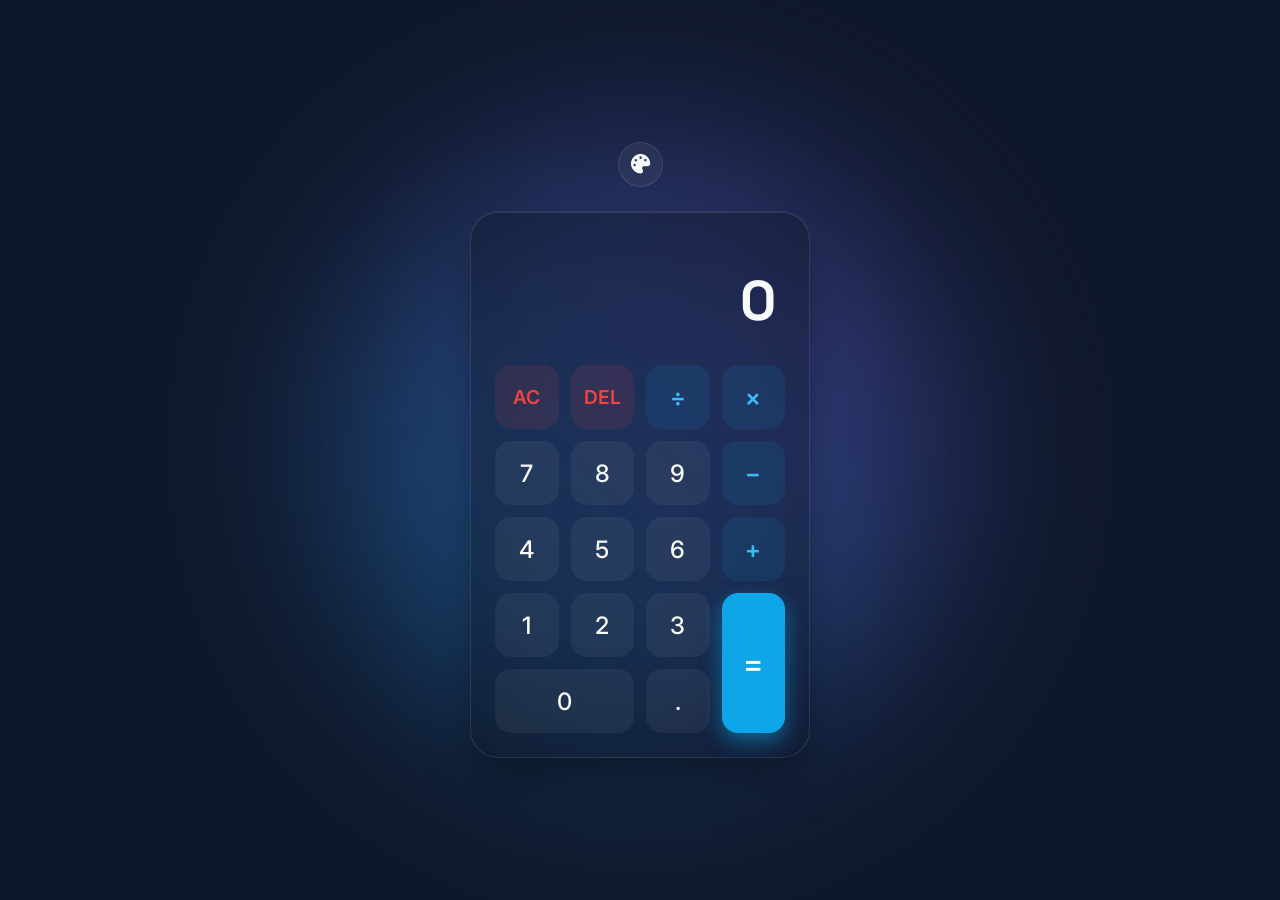
<file: calculator/index.html>
<!DOCTYPE html>
<html lang="en" data-theme="neon">
<head>
    <meta charset="UTF-8">
    <meta name="viewport" content="width=device-width, initial-scale=1.0">
    <title>Dynamic Color Calculator</title>
    <link rel="stylesheet" href="style.css">
    <link rel="stylesheet" href="https://cdnjs.cloudflare.com/ajax/libs/font-awesome/6.4.0/css/all.min.css">
</head>
<body>
    <div class="background-animation"></div>
    <div class="calculator-container">
        <div class="theme-toggle">
            <button id="themeBtn" aria-label="Change Theme">
                <i class="fa-solid fa-palette"></i>
            </button>
        </div>
        <div class="calculator glass">
            <div class="display">
                <div class="previous-operand" id="previous-operand"></div>
                <div class="current-operand" id="current-operand">0</div>
            </div>
            <div class="keypad">
                <button class="btn clear" data-action="clear">AC</button>
                <button class="btn delete" data-action="delete">DEL</button>
                <button class="btn operator" data-action="divide">÷</button>
                <button class="btn operator" data-action="multiply">×</button>
                
                <button class="btn number">7</button>
                <button class="btn number">8</button>
                <button class="btn number">9</button>
                <button class="btn operator" data-action="subtract">−</button>
                
                <button class="btn number">4</button>
                <button class="btn number">5</button>
                <button class="btn number">6</button>
                <button class="btn operator" data-action="add">+</button>
                
                <button class="btn number">1</button>
                <button class="btn number">2</button>
                <button class="btn number">3</button>
                <button class="btn equals" data-action="calculate">=</button>
                
                <button class="btn number zero">0</button>
                <button class="btn number">.</button>
            </div>
        </div>
    </div>
    <script src="script.js"></script>
</body>
</html>
</file>
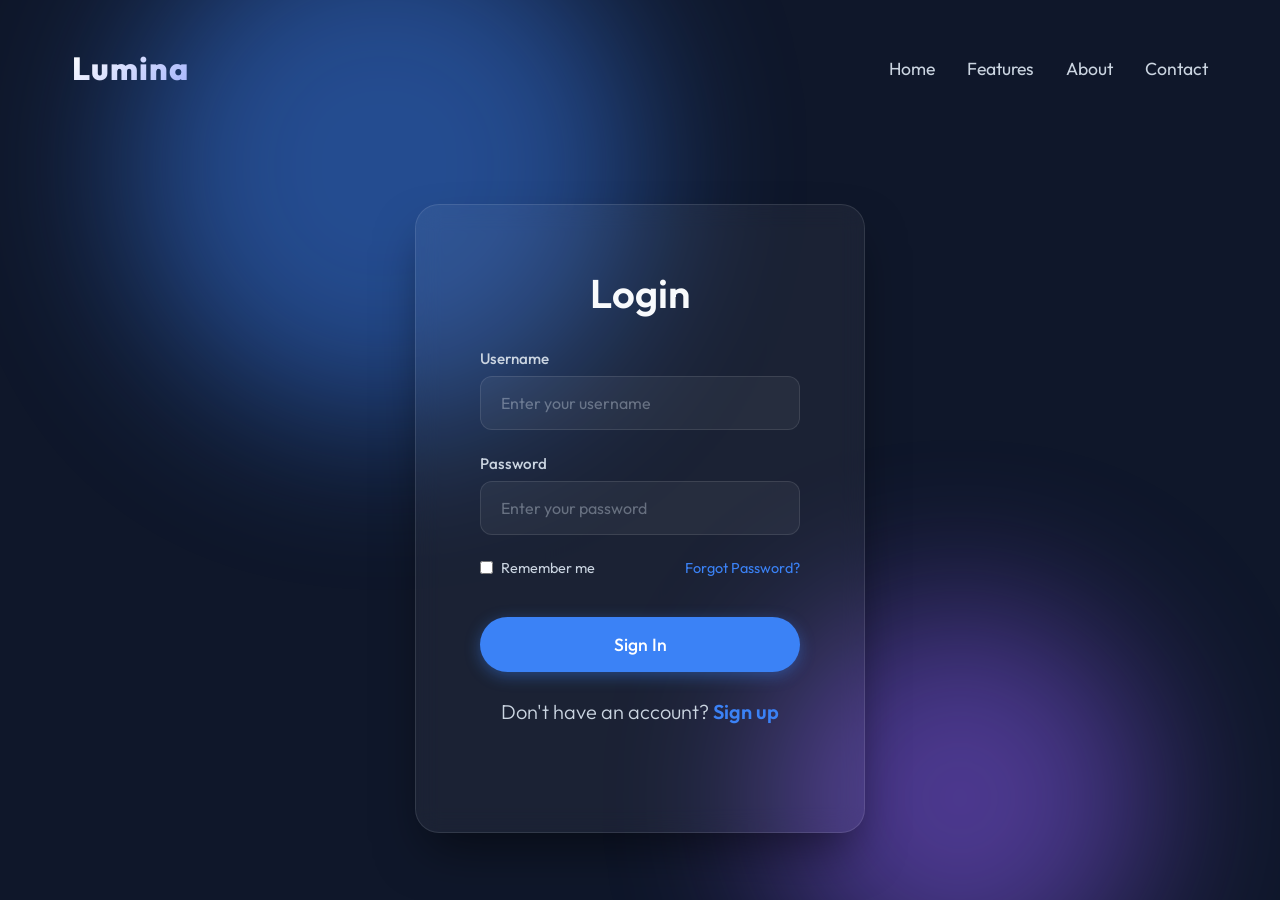
<file: simplw webpage/index.html>
<!DOCTYPE html>
<html lang="en">

<head>
    <meta charset="UTF-8">
    <meta name="viewport" content="width=device-width, initial-scale=1.0">
    <title>Modern Simple Web Page</title>
    <!-- Google Fonts for modern typography -->
    <link href="https://fonts.googleapis.com/css2?family=Outfit:wght@300;400;600;800&display=swap" rel="stylesheet">
    <link rel="stylesheet" href="styles.css">
</head>

<body>
    <div class="background-animation">
        <div class="blob blob-1"></div>
        <div class="blob blob-2"></div>
    </div>

    <div class="container">
        <nav class="navbar">
            <h1 class="logo">Lumina</h1>
            <ul class="nav-links">
                <li><a href="#">Home</a></li>
                <li><a href="#">Features</a></li>
                <li><a href="#">About</a></li>
                <li><a href="#">Contact</a></li>
            </ul>
        </nav>

        <main class="hero">
            <div class="login-form-container glass-panel animate-title">
                <h2>Login</h2>
                <form class="login-form">
                    <div class="input-group animate-text">
                        <label for="username">Username</label>
                        <input type="text" id="username" placeholder="Enter your username" required>
                    </div>
                    <div class="input-group animate-text">
                        <label for="password">Password</label>
                        <input type="password" id="password" placeholder="Enter your password" required>
                    </div>
                    <div class="form-options animate-text">
                        <label class="remember-me">
                            <input type="checkbox" id="remember"> Remember me
                        </label>
                        <a href="#" class="forgot-password">Forgot Password?</a>
                    </div>
                    <button type="submit" class="btn primary-btn btn-block animate-buttons">Sign In</button>
                </form>
                <p class="signup-link animate-buttons">Don't have an account? <a href="#">Sign up</a></p>
            </div>
        </main>
    </div>
</body>

</html>
</file>
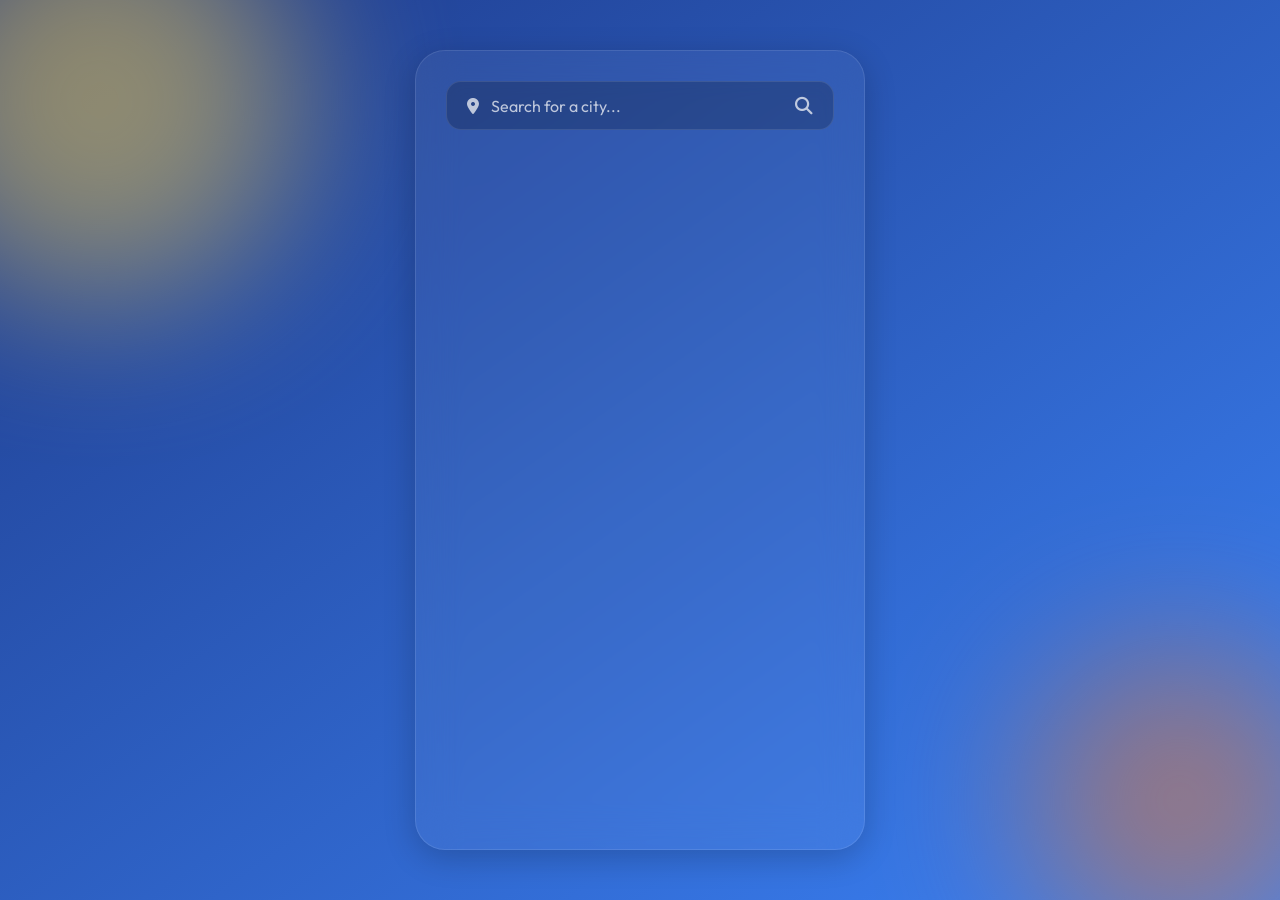
<file: weather for cast/index.html>
<!DOCTYPE html>
<html lang="en">
<head>
    <meta charset="UTF-8">
    <meta name="viewport" content="width=device-width, initial-scale=1.0">
    <title>Premium Weather Forecast</title>
    <!-- Google Fonts -->
    <link rel="preconnect" href="https://fonts.googleapis.com">
    <link rel="preconnect" href="https://fonts.gstatic.com" crossorigin>
    <link href="https://fonts.googleapis.com/css2?family=Outfit:wght@300;400;500;600;700&display=swap" rel="stylesheet">
    <!-- FontAwesome Core -->
    <link rel="stylesheet" href="https://cdnjs.cloudflare.com/ajax/libs/font-awesome/6.4.0/css/all.min.css">
    <!-- Custom CSS -->
    <link rel="stylesheet" href="styles.css">
</head>
<body>
    <div class="background-container" id="bg-container">
        <div class="blob blob-1"></div>
        <div class="blob blob-2"></div>
    </div>

    <!-- Loading State -->
    <div class="loader-overlay" id="loader">
        <div class="spinner"></div>
    </div>

    <main class="app-container glass-panel">
        <header class="app-header">
            <div class="search-bar">
                <i class="fa-solid fa-location-dot location-icon"></i>
                <input type="text" id="city-input" placeholder="Search for a city..." autocomplete="off">
                <button id="search-btn" class="icon-btn" aria-label="Search">
                    <i class="fa-solid fa-magnifying-glass"></i>
                </button>
            </div>
            <div class="error-message" id="error-msg">City not found. Please try again.</div>
        </header>

        <div class="weather-content" id="weather-content" style="display: none;">
            <!-- Current Weather Overview -->
            <section class="current-weather">
                <div class="weather-main-info">
                    <div class="city-date">
                        <h1 id="city-name">London</h1>
                        <p id="current-date">Mon, 17 Apr</p>
                    </div>
                </div>
                
                <div class="temperature-container">
                    <div class="weather-icon-large" id="current-icon">
                        <i class="fa-solid fa-cloud-sun"></i>
                    </div>
                    <div class="temp-display">
                        <h2 id="current-temp">21°</h2>
                        <p id="current-desc" class="weather-desc">Partly Cloudy</p>
                    </div>
                </div>

                <div class="weather-details glass-panel-inner">
                    <div class="detail-item">
                        <i class="fa-solid fa-droplet"></i>
                        <div class="detail-text">
                            <span class="detail-label">Humidity</span>
                            <span class="detail-value" id="humidity-val">64%</span>
                        </div>
                    </div>
                    <div class="detail-item">
                        <i class="fa-solid fa-wind"></i>
                        <div class="detail-text">
                            <span class="detail-label">Wind</span>
                            <span class="detail-value" id="wind-val">12 km/h</span>
                        </div>
                    </div>
                    <div class="detail-item">
                        <i class="fa-solid fa-temperature-half"></i>
                        <div class="detail-text">
                            <span class="detail-label">Feels Like</span>
                            <span class="detail-value" id="feels-like-val">22°</span>
                        </div>
                    </div>
                </div>
            </section>

            <!-- Hourly Forecast -->
            <section class="hourly-forecast">
                <div class="section-header">
                    <h3>Today</h3>
                </div>
                <div class="hourly-slider" id="hourly-container">
                    <!-- Hourly items will be injected here via JS -->
                </div>
            </section>

            <!-- 7-Day Forecast -->
            <section class="weekly-forecast glass-panel-inner">
                <div class="section-header">
                    <h3>7-Day Forecast</h3>
                </div>
                <div class="weekly-list" id="weekly-container">
                    <!-- Weekly items will be injected here via JS -->
                </div>
            </section>
        </div>
    </main>

    <!-- Custom JS -->
    <script src="script.js"></script>
</body>
</html>
</file>
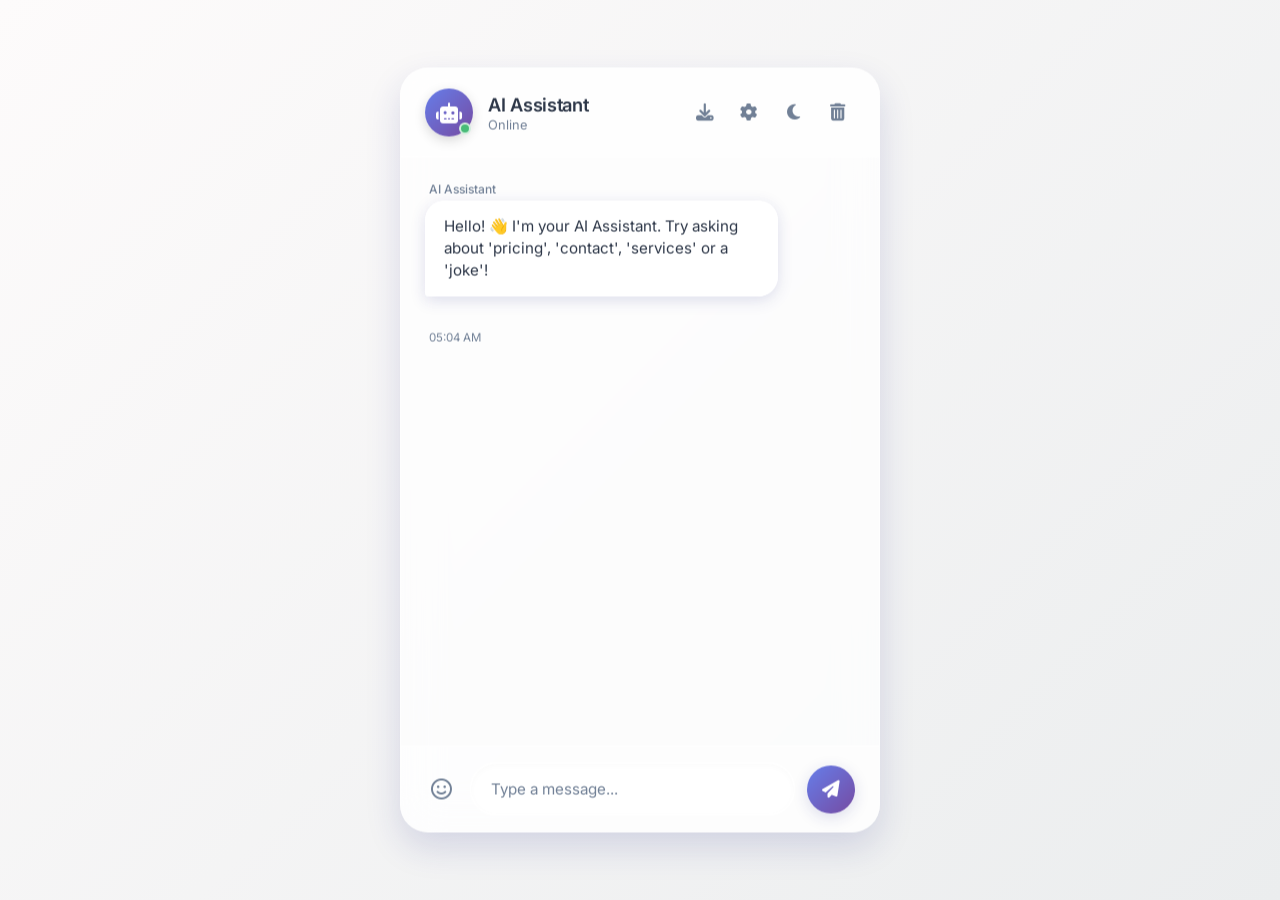
<file: calculator/AI Chat boat/index.html>
<!DOCTYPE html>
<html lang="en">
<head>
<meta charset="UTF-8">
<meta name="viewport" content="width=device-width, initial-scale=1.0">
<title>Modern AI Chat (Extended)</title>
<!-- Google Fonts for Modern Typography -->
<link href="https://fonts.googleapis.com/css2?family=Inter:wght@300;400;500;600&display=swap" rel="stylesheet">
<!-- FontAwesome for Icons -->
<link rel="stylesheet" href="https://cdnjs.cloudflare.com/ajax/libs/font-awesome/6.4.0/css/all.min.css">

<style>
    /* Premium Glassmorphism Variables */
    :root {
        --app-bg: linear-gradient(135deg, #fdfbfb 0%, #ebedee 100%);
        --chat-bg: rgba(255, 255, 255, 0.75);
        --chat-border: rgba(255, 255, 255, 0.5);
        --text-main: #2d3748;
        --text-muted: #718096;
        
        --primary-color: #667eea;
        --primary-gradient: linear-gradient(135deg, #667eea 0%, #764ba2 100%);
        
        --user-msg-bg: var(--primary-gradient);
        --user-msg-text: #ffffff;
        
        --bot-msg-bg: rgba(255, 255, 255, 0.9);
        --bot-msg-border: rgba(255, 255, 255, 0.6);
        
        --input-bg: rgba(255, 255, 255, 0.85);
        --shadow-color: rgba(31, 38, 135, 0.15);
        --hover-bg: rgba(0, 0, 0, 0.05);
        
        --header-bg: rgba(255, 255, 255, 0.4);
        --footer-bg: rgba(255, 255, 255, 0.4);
    }

    [data-theme="dark"] {
        --app-bg: linear-gradient(135deg, #0f2027 0%, #203a43 50%, #2c5364 100%);
        --chat-bg: rgba(20, 25, 30, 0.65);
        --chat-border: rgba(255, 255, 255, 0.08);
        --text-main: #f7fafc;
        --text-muted: #a0aec0;
        
        --primary-color: #6366f1;
        --primary-gradient: linear-gradient(135deg, #6366f1 0%, #a855f7 100%);
        
        --user-msg-bg: var(--primary-gradient);
        --user-msg-text: #ffffff;
        
        --bot-msg-bg: rgba(45, 55, 72, 0.85);
        --bot-msg-border: rgba(255, 255, 255, 0.1);
        
        --input-bg: rgba(30, 40, 50, 0.85);
        --shadow-color: rgba(0, 0, 0, 0.4);
        --hover-bg: rgba(255, 255, 255, 0.1);
        
        --header-bg: rgba(0, 0, 0, 0.2);
        --footer-bg: rgba(0, 0, 0, 0.2);
    }

    * {
        margin: 0;
        padding: 0;
        box-sizing: border-box;
        font-family: 'Inter', sans-serif;
    }

    body {
        background: var(--app-bg);
        background-attachment: fixed;
        color: var(--text-main);
        height: 100vh;
        overflow: hidden;
        transition: background 0.6s ease;
    }

    /* Main Chat Container - Now absolutely positioned for draggable feature */
    .chat-container {
        width: 100%;
        max-width: 480px;
        height: 85vh;
        max-height: 800px;
        background: var(--chat-bg);
        backdrop-filter: blur(20px);
        -webkit-backdrop-filter: blur(20px);
        border: 1px solid var(--chat-border);
        border-radius: 28px;
        box-shadow: 0 15px 35px 0 var(--shadow-color);
        display: flex;
        flex-direction: column;
        
        /* Centered Abs positioning */
        position: absolute;
        top: 50%;
        left: 50%;
        transform: translate(-50%, -50%);
        transition: box-shadow 0.4s ease, border 0.4s ease, background 0.4s ease;
    }

    /* Header Section */
    .chat-header {
        padding: 20px 24px;
        background: var(--header-bg);
        border-bottom: 1px solid var(--chat-border);
        display: flex;
        justify-content: space-between;
        align-items: center;
        z-index: 2;
        border-top-left-radius: 28px;
        border-top-right-radius: 28px;
        /* Draggable style */
        cursor: grab;
        user-select: none;
    }
    
    .chat-header:active {
        cursor: grabbing;
    }

    .header-left {
        display: flex;
        align-items: center;
        gap: 15px;
        pointer-events: none; /* Prevents text selection on drag */
    }

    .bot-avatar {
        width: 48px;
        height: 48px;
        border-radius: 50%;
        background: var(--primary-gradient);
        color: white;
        display: flex;
        justify-content: center;
        align-items: center;
        font-size: 1.3rem;
        box-shadow: 0 4px 12px rgba(0, 0, 0, 0.15);
        position: relative;
    }

    .status-dot {
        position: absolute;
        bottom: 2px;
        right: 2px;
        width: 12px;
        height: 12px;
        background-color: #48bb78;
        border-radius: 50%;
        border: 2px solid var(--chat-bg);
        transition: background-color 0.3s;
    }

    .bot-info {
        display: flex;
        flex-direction: column;
    }

    .bot-info h2 {
        font-size: 1.15rem;
        font-weight: 600;
        margin-bottom: 2px;
        letter-spacing: -0.3px;
    }

    .bot-info p {
        font-size: 0.8rem;
        color: var(--text-muted);
        display: flex;
        align-items: center;
    }

    .header-actions {
        display: flex;
        gap: 8px;
    }

    .icon-btn {
        background: transparent;
        border: none;
        color: var(--text-muted);
        width: 36px;
        height: 36px;
        border-radius: 50%;
        display: flex;
        justify-content: center;
        align-items: center;
        font-size: 1.1rem;
        cursor: pointer;
        transition: all 0.2s ease;
    }

    .icon-btn:hover {
        background: var(--hover-bg);
        color: var(--primary-color);
        transform: scale(1.05);
    }

    /* Chat Messages Body */
    .chat-body {
        flex: 1;
        padding: 24px;
        overflow-y: auto;
        overflow-x: hidden;
        display: flex;
        flex-direction: column;
        gap: 20px;
        scroll-behavior: smooth;
    }

    .chat-body::-webkit-scrollbar {
        width: 5px;
    }

    .chat-body::-webkit-scrollbar-thumb {
        background: var(--text-muted);
        border-radius: 10px;
        opacity: 0.5;
    }

    /* Message Bubbles */
    .msg-wrapper {
        display: flex;
        flex-direction: column;
        max-width: 82%;
        animation: slideUpFade 0.4s cubic-bezier(0.16, 1, 0.3, 1) forwards;
        opacity: 0;
        transform: translateY(15px);
        position: relative;
    }

    @keyframes slideUpFade {
        to { opacity: 1; transform: translateY(0); }
    }

    .msg-wrapper.user {
        align-self: flex-end;
        align-items: flex-end;
    }

    .msg-wrapper.bot {
        align-self: flex-start;
        align-items: flex-start;
    }

    .message {
        padding: 14px 18px;
        font-size: 0.95rem;
        line-height: 1.45;
        position: relative;
        word-wrap: break-word;
        box-shadow: 0 4px 15px var(--shadow-color);
    }

    .msg-wrapper.bot .message {
        background: var(--bot-msg-bg);
        color: var(--text-main);
        border: 1px solid var(--bot-msg-border);
        border-radius: 20px 20px 20px 4px;
    }

    .msg-wrapper.user .message {
        background: var(--user-msg-bg);
        color: var(--user-msg-text);
        border-radius: 20px 20px 4px 20px;
    }
    
    /* Display Name above bot/user messages */
    .display-name {
        font-size: 0.75rem;
        font-weight: 500;
        color: var(--text-muted);
        margin-bottom: 4px;
        padding: 0 4px;
    }

    .timestamp {
        font-size: 0.72rem;
        color: var(--text-muted);
        margin-top: 6px;
        padding: 0 4px;
    }
    
    /* Message Reactions Styles */
    .msg-actions {
        display: flex;
        gap: 10px;
        margin-top: 6px;
        padding: 0 4px;
        opacity: 0;
        transition: opacity 0.3s ease;
    }
    
    .msg-wrapper.bot:hover .msg-actions,
    .msg-actions:hover {
        opacity: 1;
    }

    .react-btn {
        background: none;
        border: none;
        cursor: pointer;
        padding: 2px;
        font-size: 0.9rem;
        color: var(--text-muted);
        transition: transform 0.2s;
    }
    
    .react-btn:hover {
        transform: scale(1.3);
    }
    
    .reaction-display {
        background: var(--hover-bg);
        padding: 2px 8px;
        border-radius: 12px;
        font-size: 0.8rem;
        display: none;
        margin-top: 5px;
        width: fit-content;
        align-self: flex-start;
        border: 1px solid var(--chat-border);
    }
    
    .reaction-display.active {
        display: inline-block;
    }

    /* Typing Indicator inside Chat Body */
    .typing-indicator {
        display: flex;
        gap: 5px;
        padding: 16px 20px;
        background: var(--bot-msg-bg);
        border: 1px solid var(--bot-msg-border);
        border-radius: 20px 20px 20px 4px;
        width: fit-content;
        box-shadow: 0 4px 15px var(--shadow-color);
        align-self: flex-start;
        animation: slideUpFade 0.3s forwards;
    }

    .dot {
        width: 8px;
        height: 8px;
        background-color: var(--text-muted);
        border-radius: 50%;
        animation: bounce 1.4s infinite ease-in-out both;
    }

    .dot:nth-child(1) { animation-delay: -0.32s; }
    .dot:nth-child(2) { animation-delay: -0.16s; }

    @keyframes bounce {
        0%, 80%, 100% { transform: scale(0.6); opacity: 0.6; }
        40% { transform: scale(1.1); opacity: 1; }
    }

    /* Footer & Input Section */
    .chat-footer {
        padding: 16px 24px;
        background: var(--footer-bg);
        border-top: 1px solid var(--chat-border);
        display: flex;
        align-items: center;
        gap: 12px;
        position: relative;
        border-bottom-left-radius: 28px;
        border-bottom-right-radius: 28px;
    }

    .input-wrapper {
        flex: 1;
        display: flex;
        align-items: center;
        background: var(--input-bg);
        border-radius: 30px;
        padding: 8px 16px;
        border: 1px solid var(--chat-border);
        box-shadow: inset 0 2px 6px rgba(0,0,0,0.02);
        transition: all 0.2s ease;
    }
    
    .input-wrapper:focus-within {
        border-color: var(--primary-color);
        box-shadow: 0 0 0 2px rgba(102, 126, 234, 0.2);
    }

    .message-input {
        flex: 1;
        border: none;
        background: transparent;
        color: var(--text-main);
        font-size: 0.95rem;
        outline: none;
        padding: 8px 4px;
    }

    .message-input::placeholder {
        color: var(--text-muted);
    }

    .emoji-btn {
        background: transparent;
        border: none;
        color: var(--text-muted);
        font-size: 1.3rem;
        cursor: pointer;
        padding: 6px;
        transition: color 0.2s, transform 0.2s;
        display: flex;
        justify-content: center;
        align-items: center;
    }

    .emoji-btn:hover {
        color: #f6ad55;
        transform: scale(1.1);
    }

    .send-btn {
        width: 48px;
        height: 48px;
        min-width: 48px;
        border-radius: 50%;
        background: var(--primary-gradient);
        color: white;
        border: none;
        display: flex;
        justify-content: center;
        align-items: center;
        font-size: 1.1rem;
        cursor: pointer;
        box-shadow: 0 4px 15px var(--shadow-color);
        transition: transform 0.2s cubic-bezier(0.34, 1.56, 0.64, 1), box-shadow 0.2s;
    }

    .send-btn:hover {
        transform: translateY(-2px) scale(1.05);
        box-shadow: 0 8px 20px var(--shadow-color);
    }

    .send-btn:active {
        transform: translateY(0) scale(0.95);
    }

    /* Emoji Picker Styles */
    .emoji-picker {
        position: absolute;
        bottom: 85px;
        left: 24px;
        background: var(--chat-bg);
        backdrop-filter: blur(25px);
        -webkit-backdrop-filter: blur(25px);
        border: 1px solid var(--chat-border);
        border-radius: 18px;
        padding: 12px;
        display: grid;
        grid-template-columns: repeat(5, 1fr);
        gap: 10px;
        box-shadow: 0 10px 30px var(--shadow-color);
        z-index: 10;
        visibility: hidden;
        opacity: 0;
        transform: translateY(10px) scale(0.95);
        transition: all 0.3s cubic-bezier(0.16, 1, 0.3, 1);
    }

    .emoji-picker.show {
        visibility: visible;
        opacity: 1;
        transform: translateY(0) scale(1);
    }

    .emoji-item {
        cursor: pointer;
        font-size: 1.6rem;
        padding: 6px;
        text-align: center;
        border-radius: 12px;
        transition: background 0.2s, transform 0.2s;
    }

    .emoji-item:hover {
        background: var(--hover-bg);
        transform: scale(1.15);
    }

    /* User Settings Modal */
    .modal-overlay {
        position: fixed;
        top: 0;
        left: 0;
        width: 100vw;
        height: 100vh;
        background: rgba(0,0,0,0.4);
        backdrop-filter: blur(5px);
        display: flex;
        justify-content: center;
        align-items: center;
        z-index: 1000;
        visibility: hidden;
        opacity: 0;
        transition: all 0.3s;
    }
    
    .modal-overlay.show {
        visibility: visible;
        opacity: 1;
    }
    
    .modal-content {
        background: var(--chat-bg);
        border: 1px solid var(--chat-border);
        padding: 24px;
        border-radius: 20px;
        width: 90%;
        max-width: 350px;
        box-shadow: 0 15px 35px rgba(0,0,0,0.2);
    }
    
    .modal-content h3 {
        margin-bottom: 15px;
    }
    
    .modal-content input {
        width: 100%;
        padding: 10px 15px;
        border-radius: 10px;
        border: 1px solid var(--chat-border);
        background: var(--input-bg);
        color: var(--text-main);
        font-size: 1rem;
        outline: none;
        margin-bottom: 20px;
    }
    
    .modal-btn {
        background: var(--primary-gradient);
        color: white;
        border: none;
        padding: 10px;
        border-radius: 10px;
        width: 100%;
        font-size: 1rem;
        cursor: pointer;
        font-weight: 500;
    }

    /* Responsive Adjustments */
    @media (max-width: 500px) {
        .chat-container {
            height: 100vh;
            width: 100vw;
            max-width: none;
            border-radius: 0;
            border: none;
            /* Reset absolute constraints for mobile fullscreen */
            position: static;
            transform: none;
        }
        
        .chat-header {
            border-radius: 0;
            cursor: default; /* Disable dragging on full screen mobile */
        }
        .chat-footer {
            border-radius: 0;
        }
    }
</style>
</head>
<body>

<!-- Draggable Chat App Container -->
<div class="chat-container" id="chatContainer">
    <!-- Header (Drag Handle) -->
    <header class="chat-header" id="chatHeader">
        <div class="header-left">
            <div class="bot-avatar">
                <i class="fa-solid fa-robot"></i>
                <div class="status-dot" id="statusDot"></div>
            </div>
            <div class="bot-info">
                <h2>AI Assistant</h2>
                <p><span id="statusText">Online</span></p>
            </div>
        </div>
        <div class="header-actions">
            <button class="icon-btn" id="exportChatBtn" title="Export Chat">
                <i class="fa-solid fa-download"></i>
            </button>
            <button class="icon-btn" id="settingsBtn" title="User Settings">
                <i class="fa-solid fa-gear"></i>
            </button>
            <button class="icon-btn" id="themeToggle" title="Toggle Dark Mode">
                <i class="fa-solid fa-moon"></i>
            </button>
            <button class="icon-btn" id="clearChatBtn" title="Clear Chat">
                <i class="fa-solid fa-trash-can"></i>
            </button>
        </div>
    </header>

    <!-- Chat Messages View -->
    <main class="chat-body" id="chatBody">
        <!-- Messages injected here -->
    </main>

    <!-- Emoji Picker Popover -->
    <div class="emoji-picker" id="emojiPicker">
        <div class="emoji-item">😊</div>
        <div class="emoji-item">😂</div>
        <div class="emoji-item">❤️</div>
        <div class="emoji-item">👍</div>
        <div class="emoji-item">✨</div>
        <div class="emoji-item">🔥</div>
        <div class="emoji-item">🤔</div>
        <div class="emoji-item">😎</div>
        <div class="emoji-item">🙌</div>
        <div class="emoji-item">🎉</div>
    </div>

    <!-- Input Footer -->
    <footer class="chat-footer">
        <button class="emoji-btn" id="emojiToggleBtn" title="Emojis">
            <i class="fa-regular fa-face-smile"></i>
        </button>
        <div class="input-wrapper">
            <input type="text" class="message-input" id="messageInput" placeholder="Type a message..." autocomplete="off">
        </div>
        <button class="send-btn" id="sendBtn" title="Send">
            <i class="fa-solid fa-paper-plane"></i>
        </button>
    </footer>
</div>

<!-- Settings Modal for Custom Name -->
<div class="modal-overlay" id="settingsModal">
    <div class="modal-content">
        <h3>User Settings</h3>
        <label for="userNameInput" style="display:block; margin-bottom:8px; font-size:0.9rem; color:var(--text-muted)">Display Name</label>
        <input type="text" id="userNameInput" placeholder="Enter your name" value="You">
        <button class="modal-btn" id="saveSettingsBtn">Save Settings</button>
    </div>
</div>

<script>
    // --- Application State & DOM Elements ---
    const chatContainer = document.getElementById('chatContainer');
    const chatHeader = document.getElementById('chatHeader');
    const chatBody = document.getElementById('chatBody');
    const messageInput = document.getElementById('messageInput');
    const sendBtn = document.getElementById('sendBtn');
    const themeToggle = document.getElementById('themeToggle');
    const clearChatBtn = document.getElementById('clearChatBtn');
    const exportChatBtn = document.getElementById('exportChatBtn');
    const settingsBtn = document.getElementById('settingsBtn');
    const emojiToggleBtn = document.getElementById('emojiToggleBtn');
    const emojiPicker = document.getElementById('emojiPicker');
    const statusText = document.getElementById('statusText');
    const statusDot = document.getElementById('statusDot');
    
    // Modal Elements
    const settingsModal = document.getElementById('settingsModal');
    const userNameInput = document.getElementById('userNameInput');
    const saveSettingsBtn = document.getElementById('saveSettingsBtn');
    
    let isDarkMode = false;
    let isTyping = false;
    let currentUserName = localStorage.getItem('chatAppUserName') || "You";
    
    // Web Audio API Context
    let audioCtx = null;

    // Advanced Bot FAQ / Keyword Logic
    const qaScript = {
        "help": "I'm your AI assistant! You can ask me about our services, pricing, contact info, or just chat with me.",
        "pricing": "Our packages start at $19/month for the basic plan, and $49/month for Pro. Let me know if you need specific details!",
        "contact": "You can reach our team at support@example.com or call 1-800-CHAT-BOT.",
        "services": "We offer web design, chatbot integration, and AI consulting. How can we elevate your business today?",
        "joke": "Why did the developer go broke? Because he used up all his cache! 😂",
        "creator": "I was designed by an awesome developer using HTML, CSS, and JS magic! ✨"
    };

    const genericReplies = [
        "That's really interesting! Can you tell me more?",
        "I'm here to help you out.",
        "Could you clarify that a bit?",
        "I completely agree with you. 😊",
        "Let me think about that for a second...",
        "Awesome! Keep it going.",
        "I am an AI, but I love chatting with you!",
        "Thanks for sharing that information."
    ];

    // --- Initialization ---
    function init() {
        // Load theme from localStorage
        const savedTheme = localStorage.getItem('chatAppTheme');
        if (savedTheme === 'dark') {
            applyDarkTheme();
        }

        // Load chat history or show welcome message
        const chatHistory = localStorage.getItem('chatAppHistory');
        if (chatHistory && chatHistory.trim() !== '') {
            chatBody.innerHTML = chatHistory;
            scrollToBottom();
            attachReactionListeners(); // re-attach listeners to loaded reactions
        } else {
            setTimeout(() => {
                addMessage("Hello! 👋 I'm your AI Assistant. Try asking about 'pricing', 'contact', 'services' or a 'joke'!", 'bot', false);
            }, 600);
        }

        // Handle Online/Offline Status
        window.addEventListener('online', updateConnectionStatus);
        window.addEventListener('offline', updateConnectionStatus);
        updateConnectionStatus();
    }

    // --- Drag Logic ---
    let isDragging = false;
    let dragStartX, dragStartY;
    let initialLeft, initialTop;

    chatHeader.addEventListener('mousedown', (e) => {
        // Ignore clicks on buttons to allow normal click events
        if(e.target.closest('.icon-btn') || window.innerWidth <= 500) return;
        
        isDragging = true;
        dragStartX = e.clientX;
        dragStartY = e.clientY;
        
        // Lock to pixel values and remove transform translate center to allow strict movement
        const rect = chatContainer.getBoundingClientRect();
        if (chatContainer.style.transform !== 'none') {
            chatContainer.style.transform = 'none';
            chatContainer.style.left = rect.left + 'px';
            chatContainer.style.top = rect.top + 'px';
        }
        
        initialLeft = rect.left;
        initialTop = rect.top;
        chatHeader.style.cursor = 'grabbing';
    });

    document.addEventListener('mousemove', (e) => {
        if (!isDragging) return;
        const dx = e.clientX - dragStartX;
        const dy = e.clientY - dragStartY;
        chatContainer.style.left = `${initialLeft + dx}px`;
        chatContainer.style.top = `${initialTop + dy}px`;
    });

    document.addEventListener('mouseup', () => {
        if(isDragging) {
            isDragging = false;
            chatHeader.style.cursor = 'grab';
        }
    });

    // --- Core Chat Functions ---
    function addMessage(text, sender, playSoundFx = true) {
        // Create Wrapper
        const wrapper = document.createElement('div');
        wrapper.className = `msg-wrapper ${sender}`;
        
        // Name Label
        const nameDiv = document.createElement('div');
        nameDiv.className = 'display-name';
        nameDiv.textContent = sender === 'user' ? currentUserName : "AI Assistant";
        
        // Create Message Bubble
        const msgDiv = document.createElement('div');
        msgDiv.className = `message`;
        msgDiv.textContent = text;
        
        // Create Timestamp
        const timeDiv = document.createElement('div');
        timeDiv.className = 'timestamp';
        const now = new Date();
        timeDiv.textContent = now.toLocaleTimeString([], { hour: '2-digit', minute: '2-digit' });

        wrapper.appendChild(nameDiv);
        wrapper.appendChild(msgDiv);
        
        // Reaction system for bot messages
        if (sender === 'bot') {
            const actionsDiv = document.createElement('div');
            actionsDiv.className = 'msg-actions';
            
            const btnLike = document.createElement('button');
            btnLike.className = 'react-btn';
            btnLike.innerHTML = '👍';
            btnLike.title = "Like";
            
            const btnHeart = document.createElement('button');
            btnHeart.className = 'react-btn';
            btnHeart.innerHTML = '❤️';
            btnHeart.title = "Love";
            
            actionsDiv.appendChild(btnLike);
            actionsDiv.appendChild(btnHeart);
            wrapper.appendChild(actionsDiv);
            
            const reactDisplay = document.createElement('div');
            reactDisplay.className = 'reaction-display';
            wrapper.appendChild(reactDisplay);
            
            // Bind quick handlers
            const handleReact = (emoji) => {
                reactDisplay.textContent = emoji;
                reactDisplay.classList.add('active');
                actionsDiv.style.display = 'none'; // hide buttons once reacted
                saveHistory();
            };
            btnLike.addEventListener('click', () => handleReact('👍'));
            btnHeart.addEventListener('click', () => handleReact('❤️'));
        }

        wrapper.appendChild(timeDiv);
        chatBody.appendChild(wrapper);
        
        scrollToBottom();
        saveHistory();
        
        if(playSoundFx) {
            triggerSound(sender === 'user' ? 'send' : 'receive');
        }
    }
    
    function attachReactionListeners() {
        // Re-attach listeners for loaded html history
        const botMsgs = chatBody.querySelectorAll('.msg-wrapper.bot');
        botMsgs.forEach(msg => {
            const btns = msg.querySelectorAll('.react-btn');
            const reactDisplay = msg.querySelector('.reaction-display');
            const actionsDiv = msg.querySelector('.msg-actions');
            
            if(!reactDisplay || !actionsDiv) return;
            
            btns.forEach(btn => {
                // Ensure only one click attached (clone/replace trick)
                const newBtn = btn.cloneNode(true);
                btn.parentNode.replaceChild(newBtn, btn);
                
                newBtn.addEventListener('click', () => {
                    reactDisplay.textContent = newBtn.innerHTML;
                    reactDisplay.classList.add('active');
                    actionsDiv.style.display = 'none';
                    saveHistory();
                });
            });
        });
    }

    function handleSend() {
        const text = messageInput.value.trim();
        if (text === '' || isTyping) return;
        
        // Hide emoji picker if open
        emojiPicker.classList.remove('show');
        
        // Add User Message
        addMessage(text, 'user');
        messageInput.value = '';
        messageInput.focus();
        
        // Simulate Bot Typing & Response
        isTyping = true;
        showTypingIndicator();
        
        const delay = Math.floor(Math.random() * 1500) + 1200; // 1.2s to 2.7s delay
        
        setTimeout(() => {
            hideTypingIndicator();
            isTyping = false;
            
            // Advanced keyword matching
            const lowerText = text.toLowerCase();
            let botResponse = "";
            let matchFound = false;
            
            // Check FAQ script keywords
            for (let keyword in qaScript) {
                if(lowerText.includes(keyword)) {
                    botResponse = qaScript[keyword];
                    matchFound = true;
                    break;
                }
            }
            
            // Standard greeting fallbacks
            if(!matchFound) {
                if(lowerText.match(/\b(hi|hello|hey|greetings)\b/)) {
                    botResponse = "Hello there! How can I assist you?";
                } else if(lowerText.match(/\b(how are you)\b/)) {
                    botResponse = "I'm just a bundle of code, but I'm doing fantastic! Thanks for asking. ✨";
                } else if(lowerText.match(/\b(bye|goodbye|see ya)\b/)) {
                    botResponse = "Goodbye! Have a stellar day ahead!";
                } else {
                    botResponse = genericReplies[Math.floor(Math.random() * genericReplies.length)];
                }
            }
            
            addMessage(botResponse, 'bot');
        }, delay);
    }

    function showTypingIndicator() {
        const indicator = document.createElement('div');
        indicator.className = 'typing-indicator';
        indicator.id = 'botTyping';
        indicator.innerHTML = `
            <div class="dot"></div>
            <div class="dot"></div>
            <div class="dot"></div>
        `;
        chatBody.appendChild(indicator);
        scrollToBottom();
    }

    function hideTypingIndicator() {
        const indicator = document.getElementById('botTyping');
        if (indicator) {
            indicator.remove();
        }
    }

    function scrollToBottom() {
        chatBody.scrollTop = chatBody.scrollHeight;
    }

    function saveHistory() {
        // Clone chat to remove typing indicator before saving
        const clone = chatBody.cloneNode(true);
        const typ = clone.querySelector('#botTyping');
        if (typ) typ.remove();
        localStorage.setItem('chatAppHistory', clone.innerHTML);
    }
    
    // --- Export Logic ---
    function exportChatHistory() {
        let chatText = "----- Chat History Export -----\n\n";
        const messages = chatBody.querySelectorAll('.msg-wrapper');
        
        if(messages.length === 0) {
            alert("Chat is empty. Nothing to export.");
            return;
        }
        
        messages.forEach(msg => {
            const isUser = msg.classList.contains('user');
            const sender = isUser ? currentUserName : "AI Assistant";
            const time = msg.querySelector('.timestamp').textContent;
            const textContent = msg.querySelector('.message').textContent;
            
            let reaction = "";
            const reactDisplay = msg.querySelector('.reaction-display');
            if(reactDisplay && reactDisplay.classList.contains('active')) {
                reaction = ` [Reacted: ${reactDisplay.textContent}]`;
            }
            
            chatText += `[${time}] ${sender}: ${textContent}${reaction}\n`;
        });
        
        const blob = new Blob([chatText], { type: "text/plain" });
        const url = URL.createObjectURL(blob);
        const a = document.createElement('a');
        a.href = url;
        a.download = `Chat_Export_${new Date().toISOString().slice(0,10)}.txt`;
        document.body.appendChild(a);
        a.click();
        document.body.removeChild(a);
        URL.revokeObjectURL(url);
    }

    // --- UI Actions & Features ---
    function applyDarkTheme() {
        isDarkMode = true;
        document.documentElement.setAttribute('data-theme', 'dark');
        themeToggle.innerHTML = '<i class="fa-solid fa-sun"></i>';
    }

    function applyLightTheme() {
        isDarkMode = false;
        document.documentElement.removeAttribute('data-theme');
        themeToggle.innerHTML = '<i class="fa-solid fa-moon"></i>';
    }

    function triggerSound(type) {
        if (!audioCtx) {
            audioCtx = new (window.AudioContext || window.webkitAudioContext)();
        }
        if(audioCtx.state === 'suspended') {
            audioCtx.resume();
        }

        try {
            const osc = audioCtx.createOscillator();
            const gain = audioCtx.createGain();

            if (type === 'send') {
                osc.type = 'sine';
                osc.frequency.setValueAtTime(450, audioCtx.currentTime);
                osc.frequency.exponentialRampToValueAtTime(700, audioCtx.currentTime + 0.1);
            } else {
                osc.type = 'sine';
                osc.frequency.setValueAtTime(700, audioCtx.currentTime);
                osc.frequency.exponentialRampToValueAtTime(500, audioCtx.currentTime + 0.1);
            }

            gain.gain.setValueAtTime(0, audioCtx.currentTime);
            gain.gain.linearRampToValueAtTime(0.04, audioCtx.currentTime + 0.05); // low volume
            gain.gain.linearRampToValueAtTime(0, audioCtx.currentTime + 0.15);

            osc.connect(gain);
            gain.connect(audioCtx.destination);

            osc.start();
            osc.stop(audioCtx.currentTime + 0.2);
        } catch(e) { }
    }

    function updateConnectionStatus() {
        if(navigator.onLine) {
            statusText.textContent = "Online";
            statusText.style.color = "var(--text-muted)";
            statusDot.style.backgroundColor = "#48bb78";
        } else {
            statusText.textContent = "Offline";
            statusText.style.color = "#e53e3e";
            statusDot.style.backgroundColor = "#e53e3e";
        }
    }

    // --- Event Listeners ---
    sendBtn.addEventListener('click', handleSend);
    
    messageInput.addEventListener('keypress', (e) => {
        if (e.key === 'Enter') {
            handleSend();
        }
    });

    themeToggle.addEventListener('click', () => {
        if (isDarkMode) {
            applyLightTheme();
            localStorage.setItem('chatAppTheme', 'light');
        } else {
            applyDarkTheme();
            localStorage.setItem('chatAppTheme', 'dark');
        }
    });

    clearChatBtn.addEventListener('click', () => {
        if(confirm('Are you sure you want to delete all messages?')) {
            chatBody.innerHTML = '';
            localStorage.removeItem('chatAppHistory');
            setTimeout(() => {
                addMessage("Chat cleared. You can start a fresh conversation!", 'bot', false);
            }, 300);
        }
    });
    
    exportChatBtn.addEventListener('click', exportChatHistory);

    // Settings Modal
    settingsBtn.addEventListener('click', () => {
        userNameInput.value = currentUserName;
        settingsModal.classList.add('show');
    });
    
    saveSettingsBtn.addEventListener('click', () => {
        if(userNameInput.value.trim() !== '') {
            currentUserName = userNameInput.value.trim();
            localStorage.setItem('chatAppUserName', currentUserName);
            
            // Retroactively update user names in current DOM
            const userLabels = chatBody.querySelectorAll('.msg-wrapper.user .display-name');
            userLabels.forEach(label => label.textContent = currentUserName);
            saveHistory(); // save the updated DOM
            
            settingsModal.classList.remove('show');
        }
    });
    
    // Close modal on background click
    settingsModal.addEventListener('click', (e) => {
        if(e.target === settingsModal) {
            settingsModal.classList.remove('show');
        }
    });

    // Emoji Box Toggle
    emojiToggleBtn.addEventListener('click', (e) => {
        e.stopPropagation();
        emojiPicker.classList.toggle('show');
    });

    // Click Emojis
    document.querySelectorAll('.emoji-item').forEach(item => {
        item.addEventListener('click', () => {
            messageInput.value += item.textContent;
            messageInput.focus();
        });
    });

    // Close Emojis
    document.addEventListener('click', (e) => {
        if (!emojiPicker.contains(e.target) && e.target !== emojiToggleBtn) {
            emojiPicker.classList.remove('show');
        }
    });

    // Start App
    init();

</script>
</body>
</html>
</file>
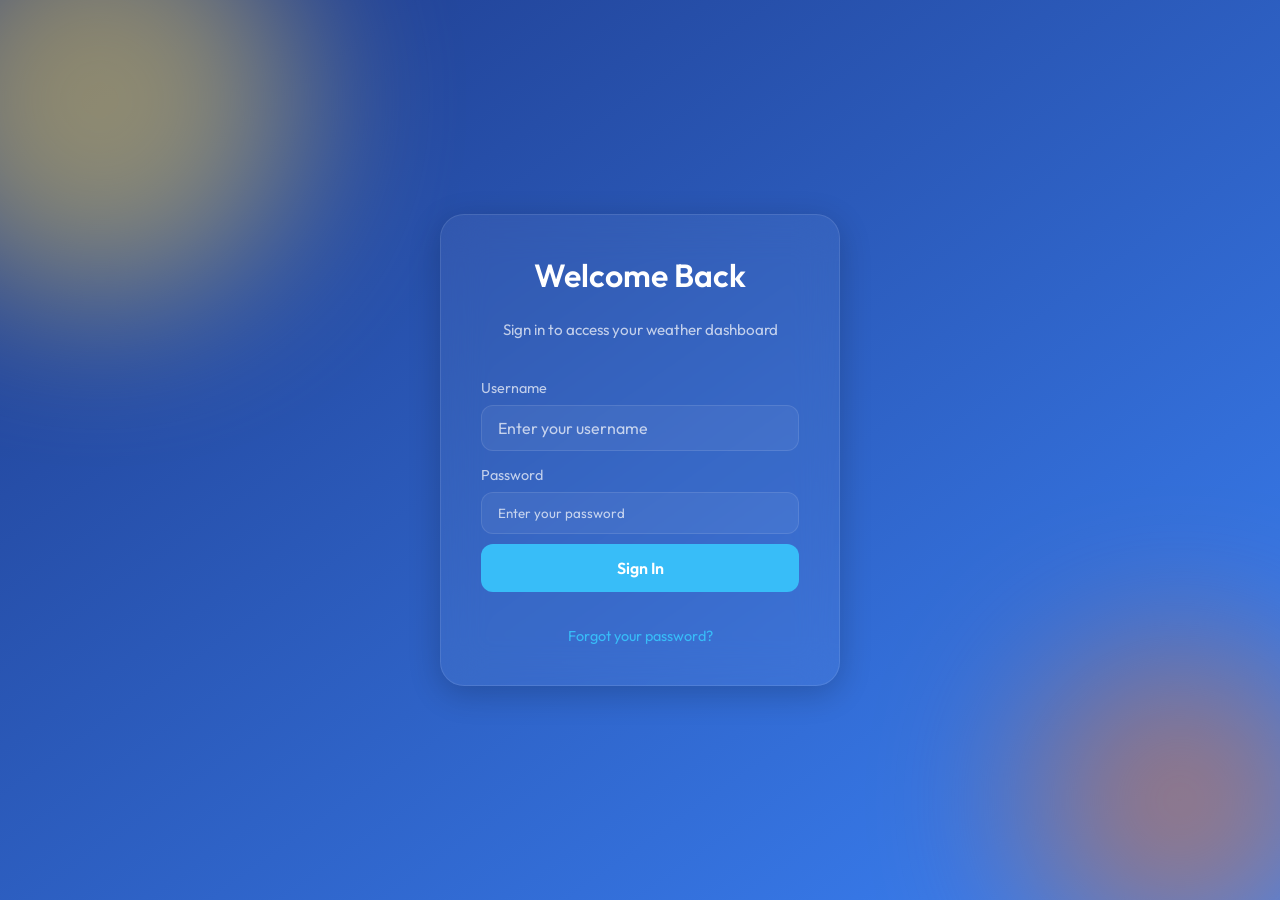
<file: weather for cast/login.html>
<!DOCTYPE html>
<html lang="en">
<head>
    <meta charset="UTF-8">
    <meta name="viewport" content="width=device-width, initial-scale=1.0">
    <title>Login - Premium Weather</title>
    <!-- Google Fonts -->
    <link href="https://fonts.googleapis.com/css2?family=Outfit:wght@300;400;500;600;700&display=swap" rel="stylesheet">
    <link rel="stylesheet" href="styles.css">
    <style>
        /* Standalone overrides for login */
        .login-wrapper {
            display: flex;
            justify-content: center;
            align-items: center;
            min-height: 100vh;
            width: 100%;
        }
        
        .login-container {
            width: 100%;
            max-width: 400px;
            padding: 40px;
            border-radius: 24px;
            display: flex;
            flex-direction: column;
            gap: 20px;
            text-align: center;
        }

        .login-title {
            font-size: 2rem;
            font-weight: 600;
            margin-bottom: 5px;
        }

        .login-subtitle {
            color: var(--text-secondary);
            font-size: 0.95rem;
            margin-bottom: 20px;
        }

        .input-group {
            display: flex;
            flex-direction: column;
            text-align: left;
            gap: 8px;
        }

        .input-group label {
            font-size: 0.9rem;
            color: var(--text-secondary);
        }

        .input-group input {
            width: 100%;
            padding: 12px 16px;
            border-radius: 12px;
            background: rgba(255, 255, 255, 0.05);
            border: 1px solid var(--glass-border);
            color: var(--text-primary);
            outline: none;
            transition: var(--transition);
        }

        .input-group input:focus {
            border-color: var(--accent);
            background: rgba(0, 0, 0, 0.2);
        }

        .login-btn {
            background: var(--accent);
            color: white;
            border: none;
            padding: 14px;
            border-radius: 12px;
            font-size: 1rem;
            font-weight: 600;
            cursor: pointer;
            margin-top: 10px;
            transition: var(--transition);
            width: 100%;
        }

        .login-btn:hover {
            transform: translateY(-2px);
            background: #0ea5e9;
            box-shadow: 0 5px 15px rgba(56, 189, 248, 0.4);
        }

        .forgot-pass {
            color: var(--accent);
            font-size: 0.9rem;
            text-decoration: none;
            margin-top: 15px;
            transition: var(--transition);
            display: inline-block;
        }
        
        .forgot-pass:hover {
            text-decoration: underline;
        }
    </style>
</head>
<body class="weather-clear">
    <div class="background-container" id="bg-container">
        <div class="blob blob-1"></div>
        <div class="blob blob-2"></div>
    </div>

    <div class="login-wrapper">
        <div class="login-container glass-panel">
            <h1 class="login-title">Welcome Back</h1>
            <p class="login-subtitle">Sign in to access your weather dashboard</p>
            
            <form onsubmit="event.preventDefault(); window.location.href='index.html';">
                <div class="input-group">
                    <label>Username</label>
                    <input type="text" placeholder="Enter your username" required>
                </div>
                <div class="input-group" style="margin-top: 15px;">
                    <label>Password</label>
                    <input type="password" placeholder="Enter your password" required>
                </div>
                
                <button type="submit" class="login-btn">Sign In</button>
            </form>
            
            <a href="#" class="forgot-pass">Forgot your password?</a>
        </div>
    </div>
</body>
</html>
</file>
<file: calculator/style.css>
@import url('https://fonts.googleapis.com/css2?family=Inter:wght@300;400;500;600;700&family=Space+Grotesk:wght@500;700&display=swap');

:root {
    --bg-color-1: #0f172a;
    --bg-color-2: #1e1b4b;
    --glass-bg: rgba(255, 255, 255, 0.05);
    --glass-border: rgba(255, 255, 255, 0.1);
    --text-primary: #f8fafc;
    --text-secondary: #94a3b8;
    
    /* Neon Theme (Default) */
    --accent: #0ea5e9;
    --accent-glow: rgba(14, 165, 233, 0.5);
    --operator-bg: rgba(14, 165, 233, 0.1);
    --operator-color: #38bdf8;
    --gradient-1: #0ea5e9;
    --gradient-2: #8b5cf6;
}

[data-theme="cyberpunk"] {
    --accent: #ec4899;
    --accent-glow: rgba(236, 72, 153, 0.5);
    --operator-bg: rgba(236, 72, 153, 0.1);
    --operator-color: #f472b6;
    --gradient-1: #ec4899;
    --gradient-2: #eab308;
}

[data-theme="emerald"] {
    --accent: #10b981;
    --accent-glow: rgba(16, 185, 129, 0.5);
    --operator-bg: rgba(16, 185, 129, 0.1);
    --operator-color: #34d399;
    --gradient-1: #10b981;
    --gradient-2: #0284c7; /* Modified slightly to match better */
}

[data-theme="sunset"] {
    --accent: #f97316;
    --accent-glow: rgba(249, 115, 22, 0.5);
    --operator-bg: rgba(249, 115, 22, 0.1);
    --operator-color: #fb923c;
    --gradient-1: #f97316;
    --gradient-2: #ef4444;
}

* {
    box-sizing: border-box;
    margin: 0;
    padding: 0;
    font-family: 'Inter', sans-serif;
}

body {
    background-color: var(--bg-color-1);
    color: var(--text-primary);
    min-height: 100vh;
    display: flex;
    justify-content: center;
    align-items: center;
    overflow: hidden;
    position: relative;
    transition: background-color 0.5s ease;
}

.background-animation {
    position: absolute;
    top: 50%;
    left: 50%;
    transform: translate(-50%, -50%);
    width: 600px;
    height: 600px;
    background: linear-gradient(45deg, var(--gradient-1), var(--gradient-2));
    border-radius: 50%;
    filter: blur(100px);
    opacity: 0.4;
    animation: drift 10s infinite alternate ease-in-out;
    z-index: 0;
    transition: all 0.5s ease;
}

@keyframes drift {
    0% {
        transform: translate(-50%, -50%) scale(1);
    }
    100% {
        transform: translate(-40%, -60%) scale(1.1);
    }
}

.calculator-container {
    position: relative;
    z-index: 1;
    display: flex;
    flex-direction: column;
    align-items: center;
    gap: 1.5rem;
}

.theme-toggle button {
    background: var(--glass-bg);
    border: 1px solid var(--glass-border);
    border-radius: 50%;
    width: 45px;
    height: 45px;
    color: var(--text-primary);
    font-size: 1.2rem;
    cursor: pointer;
    backdrop-filter: blur(10px);
    -webkit-backdrop-filter: blur(10px);
    transition: all 0.3s ease;
    display: flex;
    justify-content: center;
    align-items: center;
}

.theme-toggle button:hover {
    background: var(--operator-bg);
    transform: translateY(-2px);
    box-shadow: 0 5px 15px var(--accent-glow);
}

.calculator {
    width: 340px;
    padding: 24px;
    border-radius: 28px;
    background: rgba(15, 23, 42, 0.4);
    backdrop-filter: blur(20px);
    -webkit-backdrop-filter: blur(20px);
    border: 1px solid rgba(255, 255, 255, 0.1);
    box-shadow: 0 25px 50px -12px rgba(0, 0, 0, 0.5), 
                inset 0 1px 1px rgba(255, 255, 255, 0.1);
}

.display {
    text-align: right;
    margin-bottom: 24px;
    padding: 10px;
    min-height: 100px;
    display: flex;
    flex-direction: column;
    justify-content: flex-end;
    word-wrap: break-word;
    word-break: break-all;
}

.previous-operand {
    color: var(--text-secondary);
    font-size: 1rem;
    font-family: 'Space Grotesk', sans-serif;
    min-height: 1.5rem;
    opacity: 0.8;
}

.current-operand {
    color: var(--text-primary);
    font-size: 3.5rem;
    font-family: 'Space Grotesk', sans-serif;
    font-weight: 700;
    line-height: 1.1;
    letter-spacing: -1px;
}

.keypad {
    display: grid;
    grid-template-columns: repeat(4, 1fr);
    grid-template-rows: auto;
    gap: 12px;
}

.btn {
    border: none;
    outline: none;
    background: var(--glass-bg);
    color: var(--text-primary);
    font-size: 1.5rem;
    font-weight: 500;
    border-radius: 16px;
    height: 64px;
    cursor: pointer;
    transition: all 0.2s cubic-bezier(0.175, 0.885, 0.32, 1.275);
    border: 1px solid transparent;
    user-select: none;
}

.btn:hover {
    background: rgba(255, 255, 255, 0.1);
    border: 1px solid var(--glass-border);
}

.btn:active {
    transform: scale(0.92);
}

.btn.operator {
    color: var(--operator-color);
    background: var(--operator-bg);
    font-weight: 600;
}

.btn.operator:hover {
    background: var(--accent);
    color: #fff;
    box-shadow: 0 0 15px var(--accent-glow);
}

.btn.clear, .btn.delete {
    color: #ef4444;
    background: rgba(239, 68, 68, 0.1);
    font-size: 1.2rem;
    font-weight: 600;
}

.btn.clear:hover, .btn.delete:hover {
    background: #ef4444;
    color: #fff;
    box-shadow: 0 0 15px rgba(239, 68, 68, 0.4);
}

.btn.equals {
    background: var(--accent);
    color: white;
    grid-row: span 2;
    height: auto;
    font-size: 2rem;
    box-shadow: 0 8px 20px var(--accent-glow);
}

.btn.equals:hover {
    filter: brightness(1.2);
    box-shadow: 0 12px 25px var(--accent-glow);
}

.zero {
    grid-column: span 2;
    width: 100%;
}
</file>
<file: simplw webpage/styles.css>
:root {
    --bg-dark: #0f172a;
    --text-light: #f8fafc;
    --text-muted: #cbd5e1;
    --primary: #3b82f6;
    --primary-hover: #2563eb;
    --accent: #8b5cf6;
    --glass-bg: rgba(255, 255, 255, 0.05);
    --glass-border: rgba(255, 255, 255, 0.1);
}

* {
    margin: 0;
    padding: 0;
    box-sizing: border-box;
    font-family: 'Outfit', sans-serif;
}

body {
    background-color: var(--bg-dark);
    color: var(--text-light);
    min-height: 100vh;
    overflow-x: hidden;
}

/* Background blob animations for modern look */
.background-animation {
    position: fixed;
    top: 0;
    left: 0;
    width: 100vw;
    height: 100vh;
    z-index: -1;
    overflow: hidden;
}

.blob {
    position: absolute;
    border-radius: 50%;
    filter: blur(80px);
    opacity: 0.5;
    animation: float 10s infinite ease-in-out alternate;
}

.blob-1 {
    top: -10%;
    left: 10%;
    width: 40vw;
    height: 40vw;
    background: var(--primary);
    animation-delay: 0s;
}

.blob-2 {
    bottom: -10%;
    right: 10%;
    width: 30vw;
    height: 30vw;
    background: var(--accent);
    animation-delay: -5s;
}

@keyframes float {
    0% {
        transform: translate(0, 0) scale(1);
    }

    100% {
        transform: translate(50px, -50px) scale(1.1);
    }
}

/* Layout container */
.container {
    max-width: 1200px;
    margin: 0 auto;
    padding: 2rem;
    display: flex;
    flex-direction: column;
    min-height: 100vh;
}

/* Navigation styling */
.navbar {
    display: flex;
    justify-content: space-between;
    align-items: center;
    padding: 1rem 0;
    margin-bottom: 4rem;
}

.logo {
    font-size: 2rem;
    font-weight: 800;
    background: linear-gradient(135deg, #fff, #a5b4fc);
    -webkit-background-clip: text;
    -webkit-text-fill-color: transparent;
    letter-spacing: 1px;
}

.nav-links {
    list-style: none;
    display: flex;
    gap: 2rem;
}

.nav-links a {
    text-decoration: none;
    color: var(--text-muted);
    font-weight: 400;
    font-size: 1.1rem;
    transition: color 0.3s ease;
}

.nav-links a:hover {
    color: var(--text-light);
}

/* Hero Section */
.hero {
    flex: 1;
    display: flex;
    justify-content: center;
    align-items: center;
}

/* Glassmorphism panel */
.glass-panel {
    background: var(--glass-bg);
    border: 1px solid var(--glass-border);
    backdrop-filter: blur(12px);
    -webkit-backdrop-filter: blur(12px);
    border-radius: 24px;
    padding: 4rem;
    text-align: center;
    max-width: 800px;
    box-shadow: 0 25px 50px -12px rgba(0, 0, 0, 0.5);
}

.hero h2 {
    font-size: 3.5rem;
    line-height: 1.2;
    margin-bottom: 1.5rem;
    font-weight: 600;
}

.hero p {
    font-size: 1.25rem;
    color: var(--text-muted);
    line-height: 1.6;
    margin-bottom: 2.5rem;
    font-weight: 300;
}

/* Buttons */
.action-buttons {
    display: flex;
    gap: 1.5rem;
    justify-content: center;
}

.btn {
    display: inline-block;
    padding: 1rem 2.5rem;
    font-size: 1.1rem;
    font-weight: 500;
    text-decoration: none;
    border-radius: 50px;
    transition: all 0.3s ease;
    cursor: pointer;
}

.primary-btn {
    background-color: var(--primary);
    color: white;
    border: none;
    box-shadow: 0 4px 15px rgba(59, 130, 246, 0.4);
}

.primary-btn:hover {
    background-color: var(--primary-hover);
    transform: translateY(-2px);
    box-shadow: 0 6px 20px rgba(59, 130, 246, 0.6);
}

.secondary-btn {
    background: transparent;
    color: white;
    border: 1px solid var(--glass-border);
}

.secondary-btn:hover {
    background: rgba(255, 255, 255, 0.1);
    transform: translateY(-2px);
}

/* Initial CSS Animations for elements */
.animate-title,
.animate-text,
.animate-buttons {
    animation: fadeInUp 0.8s ease forwards;
    opacity: 0;
}

.animate-title {
    animation-delay: 0.2s;
}

.animate-text {
    animation-delay: 0.4s;
}

.animate-buttons {
    animation-delay: 0.6s;
}

@keyframes fadeInUp {
    from {
        opacity: 0;
        transform: translateY(20px);
    }

    to {
        opacity: 1;
        transform: translateY(0);
    }
}

/* Responsive adjustments */
@media (max-width: 768px) {
    .navbar {
        flex-direction: column;
        gap: 1.5rem;
    }

    .glass-panel {
        padding: 2rem;
    }

    .hero h2 {
        font-size: 2.5rem;
    }

    .action-buttons {
        flex-direction: column;
    }
}

/* Login Form Specifics */
.login-form-container {
    width: 100%;
    min-width: 380px;
    max-width: 450px;
    margin: 0;
}

.login-form-container h2 {
    font-size: 2.5rem;
    margin-bottom: 2rem;
    text-align: center;
}

.login-form {
    display: flex;
    flex-direction: column;
    gap: 1.5rem;
}

.input-group {
    display: flex;
    flex-direction: column;
    gap: 0.5rem;
    text-align: left;
}

.input-group label {
    font-size: 0.95rem;
    color: var(--text-muted);
    font-weight: 500;
}

.input-group input {
    width: 100%;
    padding: 1rem 1.25rem;
    background: rgba(255, 255, 255, 0.05);
    border: 1px solid rgba(255, 255, 255, 0.1);
    border-radius: 12px;
    color: var(--text-light);
    font-size: 1rem;
    outline: none;
    transition: all 0.3s ease;
}

.input-group input:focus {
    border-color: var(--primary);
    background: rgba(255, 255, 255, 0.1);
    box-shadow: 0 0 0 2px rgba(59, 130, 246, 0.2);
}

.input-group input::placeholder {
    color: rgba(203, 213, 225, 0.4);
}

.form-options {
    display: flex;
    justify-content: space-between;
    align-items: center;
    font-size: 0.9rem;
}

.remember-me {
    display: flex;
    align-items: center;
    gap: 0.5rem;
    color: var(--text-muted);
    cursor: pointer;
}

.remember-me input {
    accent-color: var(--primary);
}

.forgot-password {
    color: var(--primary);
    text-decoration: none;
    transition: color 0.3s ease;
}

.forgot-password:hover {
    color: var(--primary-hover);
    text-decoration: underline;
}

.btn-block {
    width: 100%;
    margin-top: 1rem;
    padding: 1rem;
}

.signup-link {
    margin-top: 1.5rem;
    text-align: center;
    color: var(--text-muted);
    font-size: 0.95rem;
}

.signup-link a {
    color: var(--primary);
    text-decoration: none;
    font-weight: 600;
    transition: color 0.3s ease;
}

.signup-link a:hover {
    color: var(--primary-hover);
    text-decoration: underline;
}

@media (max-width: 480px) {
    .login-form-container {
        min-width: 100%;
        padding: 2rem;
    }
}
</file>
<file: weather for cast/styles.css>
/* --- CSS Variables --- */
:root {
    /* Base Colors */
    --bg-dark: #0f172a;
    --text-primary: #ffffff;
    --text-secondary: rgba(255, 255, 255, 0.7);
    --accent: #38bdf8;
    
    /* Glassmorphism */
    --glass-bg: rgba(255, 255, 255, 0.05);
    --glass-border: rgba(255, 255, 255, 0.1);
    --glass-shadow: 0 8px 32px 0 rgba(0, 0, 0, 0.2);
    
    /* Transitions */
    --transition: all 0.3s ease;
}

/* --- Global Reset --- */
* {
    margin: 0;
    padding: 0;
    box-sizing: border-box;
    font-family: 'Outfit', sans-serif;
}

body {
    background-color: var(--bg-dark);
    color: var(--text-primary);
    min-height: 100vh;
    display: flex;
    justify-content: center;
    align-items: center;
    position: relative;
    overflow-x: hidden;
}

/* --- Dynamic Background Effects --- */
.background-container {
    position: fixed;
    top: 0;
    left: 0;
    width: 100%;
    height: 100%;
    z-index: -1;
    overflow: hidden;
    background: linear-gradient(to bottom right, #0f172a, #1e293b);
    transition: background 1s ease;
}

.blob {
    position: absolute;
    filter: blur(80px);
    border-radius: 50%;
    opacity: 0.5;
    animation: float 10s infinite ease-in-out alternate;
    transition: all 1s ease;
}

.blob-1 {
    width: 400px;
    height: 400px;
    background: #0ea5e9;
    top: -100px;
    left: -100px;
}

.blob-2 {
    width: 300px;
    height: 300px;
    background: #8b5cf6;
    bottom: -50px;
    right: -50px;
    animation-delay: -5s;
}

@keyframes float {
    0% { transform: translate(0, 0) scale(1); }
    100% { transform: translate(30px, 50px) scale(1.1); }
}

/* Theme Classes (Controlled by JS) */
body.weather-clear .background-container { background: linear-gradient(to bottom right, #1e3a8a, #3b82f6); }
body.weather-clear .blob-1 { background: #fcd34d; }
body.weather-clear .blob-2 { background: #f97316; }

body.weather-clouds .background-container { background: linear-gradient(to bottom right, #334155, #64748b); }
body.weather-clouds .blob-1 { background: #94a3b8; }
body.weather-clouds .blob-2 { background: #cbd5e1; }

body.weather-rain .background-container { background: linear-gradient(to bottom right, #1e293b, #334155); }
body.weather-rain .blob-1 { background: #3b82f6; }
body.weather-rain .blob-2 { background: #0ea5e9; }

/* --- App Container & Glass Panels --- */
.app-container {
    width: 100%;
    max-width: 450px;
    min-height: 800px;
    margin: 20px;
    padding: 30px;
    border-radius: 30px;
    position: relative;
    z-index: 1;
    display: flex;
    flex-direction: column;
    gap: 25px;
}

.glass-panel {
    background: var(--glass-bg);
    backdrop-filter: blur(20px);
    -webkit-backdrop-filter: blur(20px);
    border: 1px solid var(--glass-border);
    box-shadow: var(--glass-shadow);
}

.glass-panel-inner {
    background: rgba(255, 255, 255, 0.03);
    border: 1px solid rgba(255, 255, 255, 0.05);
    border-radius: 20px;
    padding: 20px;
}

/* --- Loader --- */
.loader-overlay {
    position: absolute;
    top: 0;
    left: 0;
    width: 100%;
    height: 100%;
    background: rgba(15, 23, 42, 0.8);
    backdrop-filter: blur(10px);
    z-index: 10;
    display: flex;
    justify-content: center;
    align-items: center;
    border-radius: 30px;
    opacity: 0;
    pointer-events: none;
    transition: opacity 0.3s ease;
}

.loader-overlay.active {
    opacity: 1;
    pointer-events: auto;
}

.spinner {
    width: 50px;
    height: 50px;
    border: 3px solid rgba(255, 255, 255, 0.1);
    border-radius: 50%;
    border-top-color: var(--accent);
    animation: spin 1s ease-in-out infinite;
}

@keyframes spin {
    to { transform: rotate(360deg); }
}

/* --- Header & Search --- */
.search-bar {
    display: flex;
    align-items: center;
    background: rgba(0, 0, 0, 0.2);
    border-radius: 15px;
    padding: 12px 20px;
    border: 1px solid var(--glass-border);
    transition: var(--transition);
}

.search-bar:focus-within {
    border-color: var(--accent);
    background: rgba(0, 0, 0, 0.4);
    box-shadow: 0 0 15px rgba(56, 189, 248, 0.2);
}

.location-icon {
    color: var(--text-secondary);
    margin-right: 12px;
}

input[type="text"] {
    flex: 1;
    background: transparent;
    border: none;
    outline: none;
    color: var(--text-primary);
    font-size: 1rem;
}

input::placeholder {
    color: var(--text-secondary);
}

.icon-btn {
    background: transparent;
    border: none;
    color: var(--text-secondary);
    cursor: pointer;
    font-size: 1.1rem;
    transition: var(--transition);
}

.icon-btn:hover {
    color: var(--accent);
    transform: scale(1.1);
}

.error-message {
    color: #ef4444;
    font-size: 0.9rem;
    margin-top: 10px;
    text-align: center;
    display: none;
    opacity: 0;
    transition: opacity 0.3s ease;
}

/* --- Current Weather --- */
.weather-content {
    display: flex;
    flex-direction: column;
    gap: 25px;
    animation: fadeIn 0.5s ease forwards;
}

@keyframes fadeIn {
    from { opacity: 0; transform: translateY(10px); }
    to { opacity: 1; transform: translateY(0); }
}

.weather-main-info {
    text-align: center;
    margin-bottom: 20px;
}

#city-name {
    font-size: 2rem;
    font-weight: 600;
    letter-spacing: 0.5px;
}

#current-date {
    color: var(--text-secondary);
    font-size: 1rem;
    margin-top: 5px;
}

.temperature-container {
    display: flex;
    align-items: center;
    justify-content: center;
    gap: 20px;
    margin-bottom: 30px;
}

.weather-icon-large i {
    font-size: 5rem;
    background: -webkit-linear-gradient(top, #fff, rgba(255,255,255,0.6));
    -webkit-background-clip: text;
    -webkit-text-fill-color: transparent;
    filter: drop-shadow(0 4px 6px rgba(0,0,0,0.1));
}

.temp-display h2 {
    font-size: 4.5rem;
    font-weight: 700;
    line-height: 1;
}

.weather-desc {
    font-size: 1.2rem;
    color: var(--text-secondary);
    text-transform: capitalize;
    margin-top: 5px;
}

.weather-details {
    display: flex;
    justify-content: space-between;
}

.detail-item {
    display: flex;
    flex-direction: column;
    align-items: center;
    gap: 8px;
    flex: 1;
}

.detail-item i {
    font-size: 1.5rem;
    color: var(--text-secondary);
}

.detail-text {
    display: flex;
    flex-direction: column;
    align-items: center;
}

.detail-label {
    font-size: 0.8rem;
    color: var(--text-secondary);
}

.detail-value {
    font-size: 1.1rem;
    font-weight: 500;
    margin-top: 2px;
}

/* --- Section Headers --- */
.section-header h3 {
    font-size: 1.1rem;
    font-weight: 500;
    color: var(--text-secondary);
    margin-bottom: 15px;
    display: flex;
    align-items: center;
}

/* --- Hourly Forecast --- */
.hourly-slider {
    display: flex;
    gap: 15px;
    overflow-x: auto;
    padding-bottom: 10px;
    scrollbar-width: none; /* Firefox */
}

.hourly-slider::-webkit-scrollbar {
    display: none; /* Chrome */
}

.hourly-item {
    display: flex;
    flex-direction: column;
    align-items: center;
    min-width: 70px;
    padding: 15px 10px;
    border-radius: 20px;
    background: rgba(255, 255, 255, 0.03);
    border: 1px solid transparent;
    transition: var(--transition);
    cursor: pointer;
}

.hourly-item:hover {
    background: rgba(255, 255, 255, 0.1);
    border-color: var(--glass-border);
    transform: translateY(-3px);
}

.hourly-time {
    font-size: 0.9rem;
    color: var(--text-secondary);
    margin-bottom: 10px;
}

.hourly-item i {
    font-size: 1.5rem;
    margin-bottom: 10px;
}

.hourly-temp {
    font-size: 1.1rem;
    font-weight: 600;
}

/* --- 7-Day Forecast --- */
.weekly-list {
    display: flex;
    flex-direction: column;
    gap: 12px;
}

.daily-item {
    display: flex;
    align-items: center;
    justify-content: space-between;
    padding: 10px 0;
    border-bottom: 1px solid rgba(255, 255, 255, 0.05);
}

.daily-item:last-child {
    border-bottom: none;
    padding-bottom: 0;
}

.daily-day {
    flex: 1;
    font-size: 1rem;
    font-weight: 500;
}

.daily-icon {
    flex: 1;
    text-align: center;
    font-size: 1.2rem;
    color: var(--text-secondary);
}

.daily-temp-range {
    flex: 1;
    text-align: right;
    display: flex;
    justify-content: flex-end;
    gap: 10px;
    font-size: 1rem;
}

.temp-max {
    font-weight: 600;
}

.temp-min {
    color: var(--text-secondary);
}

/* Responsive constraints */
@media (max-width: 500px) {
    .app-container {
        margin: 0;
        border-radius: 0;
        min-height: 100vh;
    }
}
</file>
